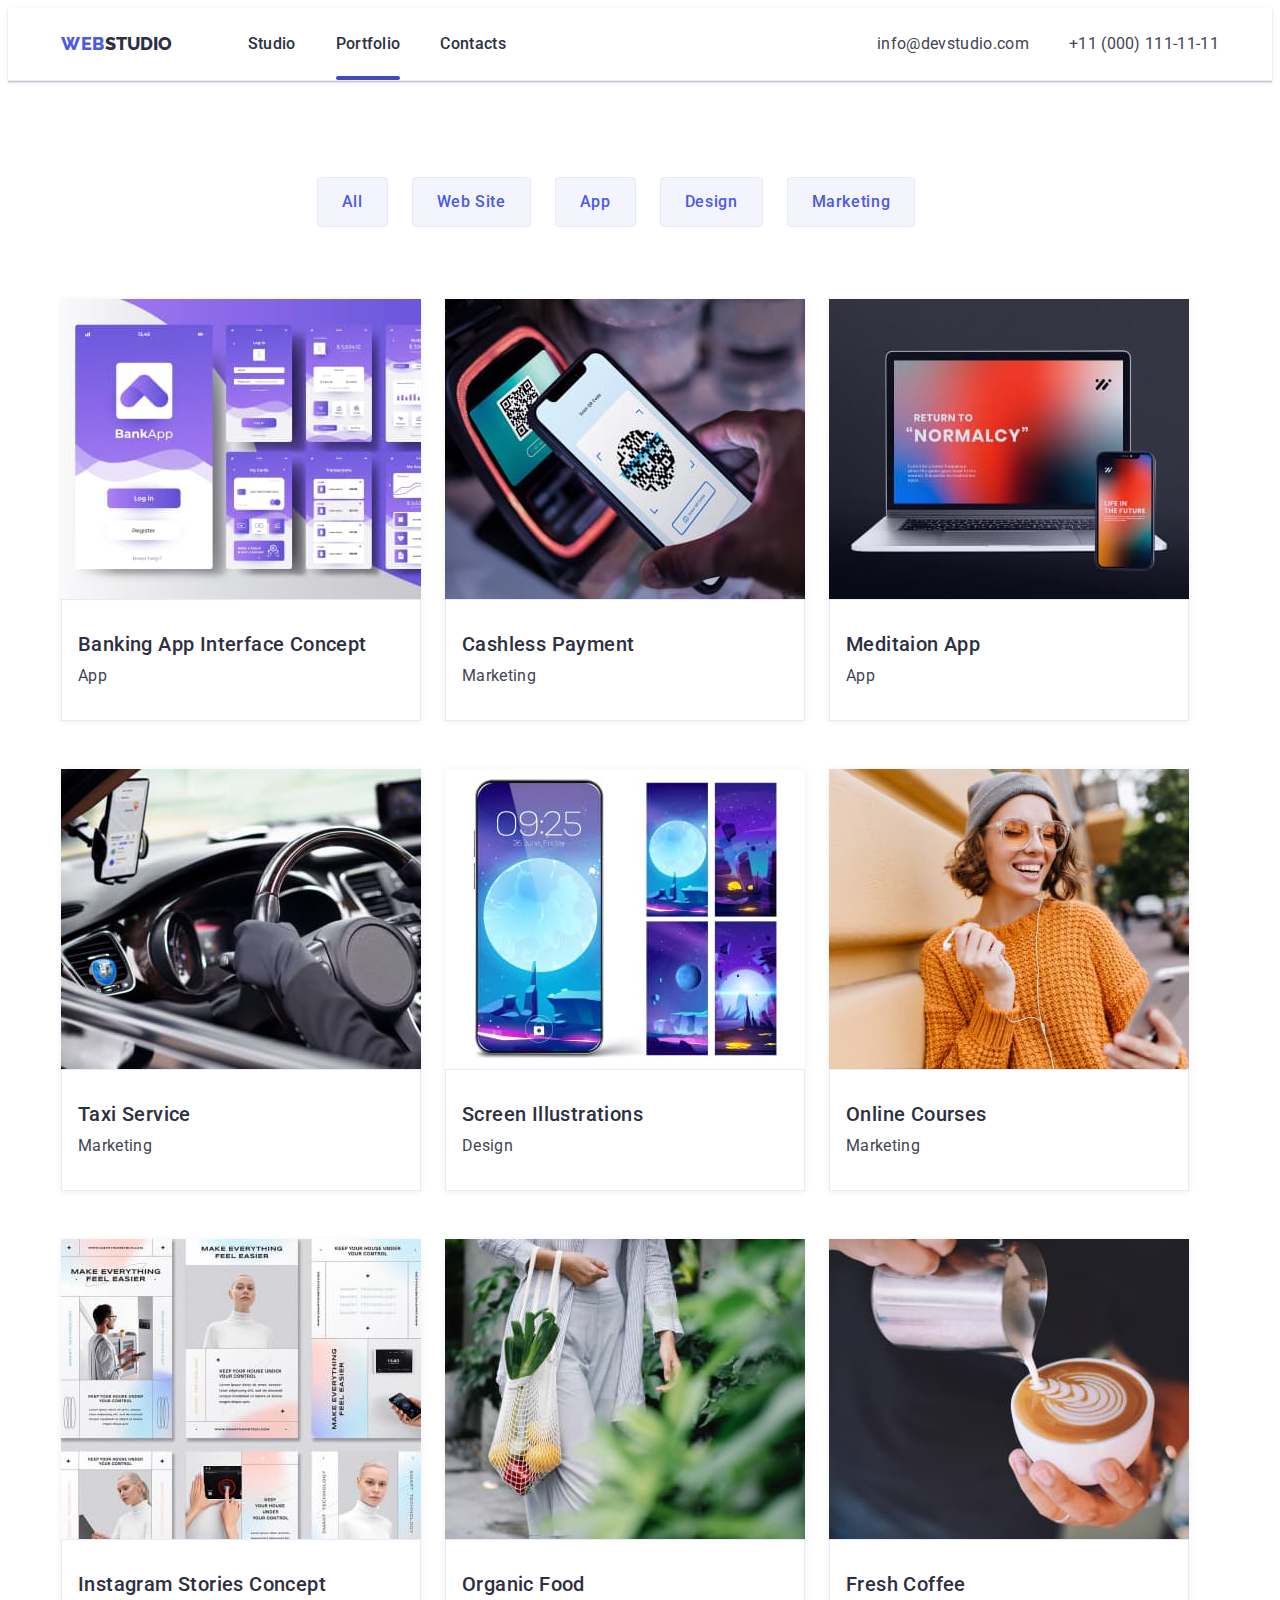
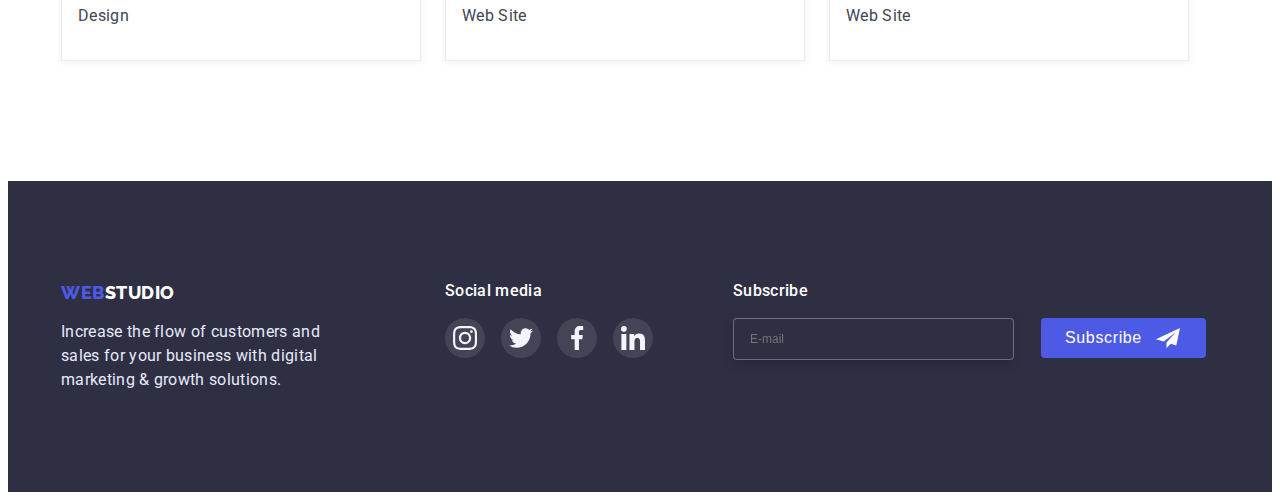
<file: portfolio.html>
<!DOCTYPE html>

<html lang="en">
<head>
    <meta charset="UTF-8">
    <meta http-equiv="X-UA-Compatible" content="IE=edge">
    <meta name="viewport" content="width=device-width, initial-scale=1.0">
    <title>WebStudio</title>
    <link rel="preconnect" href="https://fonts.googleapis.com">
    <link rel="preconnect" href="https://fonts.gstatic.com" crossorigin>
    <link href="https://fonts.googleapis.com/css2?family=Raleway:wght@800&family=Roboto:wght@400;500;700;900&display=swap" rel="stylesheet">
    <link rel="stylesheet" href="https://cdnjs.cloudflare.com/ajax/libs/modern-normalize/1.1.0/modern-normalize.min.css" 
    integrity="sha512-wpPYUAdjBVSE4KJnH1VR1HeZfpl1ub8YT/NKx4PuQ5NmX2tKuGu6U/JRp5y+Y8XG2tV+wKQpNHVUX03MfMFn9Q==" crossorigin="anonymous" referrerpolicy="no-referrer" />
    <link rel="stylesheet" href="./css/styles.css">
</head>

<body>
    <header class="page-header header-border"> 
        <nav class="container">
        <div class="main-nav">
            <a class="logo" href="./index.html"> <span class="logo-style">Web</span>Studio</a> 
            <ul class="site-nav list">
                <li class="item item-nav">
                    <a class="link item-elements" href="./index.html">Studio</a>
                </li>
                <li class="item item-nav">
                    <a class="link item-elements site-nav_link_current" href="./portfolio.html">Portfolio</a>
                </li>
                <li class="item item-nav">
                    <a class="link item-elements" href="">Contacts</a>
                </li>
            </ul>
            <address class="nav"> 
                <ul class="contacts-nav nav">
                    <li class="item">
                        <a class="link" href="mailto:info@devstudio.com">info@devstudio.com</a>
                    </li>
                    <li class="item">
                        <a class="link" href="tel:+110001111111">+11 (000) 111-11-11</a>
                    </li>
                </ul>
            </address>
        </div>  
        </nav>
    </header>

    <main>
        <h1 class="hidden">Portfolio</h1>
        <section class="portfolio-section">
            <div class="container">
            <div class="filter-container">
            <ul class="btn list">
                <li class="btn-elements">
                    <button class="button">All</button>
                </li>  
                <li class="btn-elements">
                    <button class="button">Web Site</button>
                </li> 
                <li class="btn-elements">
                    <button class="button">App</button>
                </li> 
                <li class="btn-elements">
                    <button class="button">Design</button>
                </li>
                <li class="btn-elements">
                    <button class="button">Marketing</button>
                </li>
            </ul>
            </div>
            
        <ul class="flex-elements list">
            <li class="list-elements">
                <a class="link team-list-link-wrapper" href="">
                    <div class="team-list-img-wrapper">
                        <img src="./images/bancapp.jpg" alt="Banking App" width="360" class="product-img">
                        <p class="product-actions">14 Stylish and User-Friendly App Design Concepts · 
                           Task Manager App · Calorie Tracker App · 
                           Exotic Fruit Ecommerce App · Cloud Storage App</p>
                        </div>
                    <div class="product-content">
                        <h2 class="section-title">Banking App Interface Concept</h2>
                        <p class="text">App</p>
                    </div>
                </a>
            </li>

            <li class="list-elements">
                <a class="link team-list-link-wrapper" href="">
                    <div class="team-list-img-wrapper">
                    <img src="./images/cashless.jpg" alt="Cashless Payment" width="360" class="product-img">
                    <p class="product-actions">14 Stylish and User-Friendly App Design Concepts · 
                        Task Manager App · Calorie Tracker App · 
                        Exotic Fruit Ecommerce App · Cloud Storage App</p>
                    </div>
                    <div class="product-content">
                        <h2 class="section-title">Cashless Payment</h2>
                        <p class="text">Marketing</p>
                    </div>
                </a>
            </li>

            <li class="list-elements">
                <a class="link team-list-link-wrapper" href="">
                    <div class="team-list-img-wrapper">
                    <img src="./images/pc_phone.jpg" alt="Meditaion App" width="360" class="product-img">
                    <p class="product-actions">14 Stylish and User-Friendly App Design Concepts · 
                        Task Manager App · Calorie Tracker App · 
                        Exotic Fruit Ecommerce App · Cloud Storage App</p>
                    </div> 
                    <div class="product-content">
                        <h2 class="section-title">Meditaion App</h2>
                        <p class="text">App</p>
                    </div>
                </a>
            </li>

            <li class="list-elements">
                <a class="link team-list-link-wrapper" href="">
                    <div class="team-list-img-wrapper">
                    <img src="./images/taxi.jpg" alt="Taxi Service" width="360" class="product-img">
                    <p class="product-actions">14 Stylish and User-Friendly App Design Concepts · 
                        Task Manager App · Calorie Tracker App · 
                        Exotic Fruit Ecommerce App · Cloud Storage App</p>
                    </div>
                    <div class="product-content">
                        <h2 class="section-title">Taxi Service</h2>
                        <p class="text">Marketing</p>
                    </div>
                </a>
            </li>

            <li class="list-elements">
                <a class="link team-list-link-wrapper" href="">
                    <div class="team-list-img-wrapper">
                    <img src="./images/screen.jpg" alt="Screen Illustrations" width="360" class="product-img">
                    <p class="product-actions">14 Stylish and User-Friendly App Design Concepts · 
                        Task Manager App · Calorie Tracker App · 
                        Exotic Fruit Ecommerce App · Cloud Storage App</p>
                    </div>
                    <div class="product-content">
                        <h2 class="section-title">Screen Illustrations</h2>
                        <p class="text">Design</p>
                    </div>
                </a>
            </li>

            <li class="list-elements">
                <a class="link team-list-link-wrapper" href="">
                    <div class="team-list-img-wrapper">
                    <img src="./images/ms.jpg" alt="Online Courses" width="360" class="product-img">
                    <p class="product-actions">14 Stylish and User-Friendly App Design Concepts · 
                        Task Manager App · Calorie Tracker App · 
                        Exotic Fruit Ecommerce App · Cloud Storage App</p>
                    </div>
                    <div class="product-content">
                        <h2 class="section-title">Online Courses</h2>
                        <p class="text">Marketing</p>
                    </div>
                </a>
            </li>

            <li class="list-elements">
                <a class="link team-list-link-wrapper" href="">
                    <div class="team-list-img-wrapper">
                    <img src="./images/istagram.jpg" alt="Instagram Stories Concept" width="360" class="product-img">
                    <p class="product-actions">14 Stylish and User-Friendly App Design Concepts · 
                        Task Manager App · Calorie Tracker App · 
                        Exotic Fruit Ecommerce App · Cloud Storage App</p>
                    </div>
                    <div class="product-content">
                        <h2 class="section-title">Instagram Stories Concept</h2>
                        <p class="text">Design</p>
                    </div>
                </a>
            </li>

            <li class="list-elements">
                <a class="link team-list-link-wrapper" href="">
                    <div class="team-list-img-wrapper">
                    <img src="./images/food.jpg" alt="Organic Food" width="360" class="product-img">
                    <p class="product-actions">14 Stylish and User-Friendly App Design Concepts · 
                        Task Manager App · Calorie Tracker App · 
                        Exotic Fruit Ecommerce App · Cloud Storage App</p>
                    </div>
                    <div class="product-content">
                        <h2 class="section-title">Organic Food</h2>
                        <p class="text">Web Site</p>
                    </div>
                </a>
            </li>

            <li class="list-elements">
                <a class="link team-list-link-wrapper" href="">
                    <div class="team-list-img-wrapper">
                    <img src="./images/coffee.jpg" alt="Fresh Coffee" width="360" class="product-img">
                    <p class="product-actions">14 Stylish and User-Friendly App Design Concepts · 
                        Task Manager App · Calorie Tracker App · 
                        Exotic Fruit Ecommerce App · Cloud Storage App</p>
                    </div>
                    <div class="product-content">
                    <h2 class="section-title">Fresh Coffee</h2>
                    <p class="text">Web Site</p>
                </div>
                </a>
            </li>
        </ul>
        </div>
    </section>
</main>


<footer class="footer-bg">
    <div class="container footer-content">
        <div>
        <a class="logo-footer" href="./index.html"><span class="logo-style">Web</span>Studio</a>
        <p class="text-footer">Increase the flow of customers and sales for your business with digital marketing & growth solutions.</p>
        </div>
        <div class="gaps-colum">
            <h2 class="uptitle-ftr">Social media</h2>
            <ul class="social-list-ftr list">
                <li class="socials-list-item">
                
                    <a href="" target="_blank" aria-label="Instagram" title="Instagram" class="socials-list-link-ftr">
                        <svg class="social-list-icon" width="24" height="24">
                            <use href="./images/symbol-defs.svg#icon-instagram"></use>
                        </svg>
                    </a>
                </li>
    
                <li class="socials-list-item">
                    <a href="" target="_blank" aria-label="Twitter" title="Twitter" class="socials-list-link-ftr">
                        <svg class="social-list-icon" width="24" height="24">
                            <use href="./images/symbol-defs.svg#icon-twitter"></use>
                        </svg>
                    </a>
                </li>
    
                <li class="socials-list-item">
                    <a href="" target="_blank" aria-label="Facebook" title="Facebook" class="socials-list-link-ftr">
                        <svg class="social-list-icon" width="24" height="24">
                            <use href="./images/symbol-defs.svg#icon-facebook"></use>
                        </svg>
                    </a>
                </li>
    
                <li class="socials-list-item">
                    <a href="" target="_blank" aria-label="linkedin" title="linkedin" class="socials-list-link-ftr">
                        <svg class="social-list-icon" width="24" height="24">
                            <use href="./images/symbol-defs.svg#icon-linkedin"></use>
                        </svg>
                    </a>
                </li> 
            </ul>
        </div>
    
        <div class="form-input-box">
            <p class="uptitle-ftr">Subscribe</p>
                <label>
                        <input  
                        class="form-input" 
                        type="email" 
                        name="email" 
                        placeholder="E-mail"></label>
                        <button class="button-primary">Subscribe
                            <svg class="svg-ftr" width="24" height="24">
                                <use href="./images/symbol-defs.svg#icon-Frame"></use>
                            </svg>
                        </button>
                    </div>
                </div>   
    </footer>
</body>
</html>
</file>
<file: css/styles.css>
:root {
  --primary-text-color: #434455;
  --secondary-text-color: #2e2f42;
  --accent-color: #4d5ae5;
  --secondary-accent-color: #404bbf;
  --primary-white-color: #ffffff;

  /* ANIMATIONS */
  --function-duration: 250ms;
  --function-timing: cubic-bezier(0.4, 0, 0.2, 1);
}

h1,
h2,
h3,
h4,
h5,
h6,
p {
  margin: 0;
}

html {
  box-sizing: border-box;
}

.list {
  padding: 0;
  margin: 0;
  list-style: none;
}

.link {
  text-decoration: none;
}

/*------------------------Header------------------------*/
body {
  font-family: "Roboto", sans-serif;
  
  background-color: var(--primary-white-color);
  color: var(--primary-text-color);
}

.hidden {
  position: absolute;
  width: 1px;
  height: 1px;
  margin: -1px;
  border: 0;
  padding: 0;

  white-space: nowrap;
  clip-path: inset(100%);
  clip: rect(0 0 0 0);
  overflow: hidden;
}

.logo {
  text-decoration: none;
  font-family: "Raleway", sans-serif;
  font-weight: 800;
  font-size: 18px;
  line-height: 1.3;
  text-transform: uppercase;

  color: var(--secondary-text-color);
}

.logo-style {
  text-decoration: none;
  font-family: "Raleway", sans-serif;
  font-weight: 800;
  font-size: 18px;
  line-height: 1.3;
  letter-spacing: 0.03em;
  text-transform: uppercase;

  color: var(--accent-color);
}

.page-header {
  list-style: none;

  background:var(--primary-white-color);
}

.header-border {
  border-bottom: 1px solid #E7E9FC;
  box-shadow: 0px 2px 1px rgba(46, 47, 66, 0.08), 0px 1px 1px 
  rgba(46, 47, 66, 0.16), 0px 1px 6px rgba(46, 47, 66, 0.08);
}

.main-nav {
  display: flex;
  align-items: center;
}

.container {
  margin-right: auto;
  margin-left: auto;
  width: 1158px;
  padding-right: 15px;
  padding-left: 15px;
}

/*------------------------Navigation------------------------*/
.site-nav .link:hover,
.site-nav .link:focus {
  color: var(--secondary-accent-color);
}

.item-elements:hover::after,
.item-elements:focus::after{
  position: absolute;
  content: "";
  display: block;
  width: 100%;
  height: 4px;
  top: 68px;
  background: var(--secondary-accent-color);
  border-radius: 2px;
}

.item-nav{
  transition: var(--function-timing), var(--function-duration);
  position: relative;
}

.site-nav {
  display: flex;
  margin-left: 76px;
}

.site-nav .item:not(:last-child){
  margin-right: 40px;
}

.site-nav .link {
  text-decoration: none;
  display: block;
  padding-top: 24px;
  padding-bottom: 24px;
  font-weight: 500;
  font-size: 16px;
  line-height: 1.5;
  letter-spacing: 0.02em;
  transition: var(--function-timing), var(--function-duration);

  color: var(--secondary-text-color);
}

.site-nav_link_current {
  position: relative;
  color: var(--secondary-accent-color);
  }
  
  .site-nav_link_current::after {
  content: '';
  position: absolute;
  display: block;
  
  width: 100%;
  height: 4px;
  
  left: 0;
  bottom: 0;
  
  border-radius: 2px;
  background-color: var(--secondary-accent-color);
  }

/*------------------------Phone number at Email------------------------*/
.nav {
  list-style: none;
  font-style: inherit;
  margin-left: auto;
}

.nav .link:hover,
.nav .link:focus {
  color: var(--secondary-accent-color);
}

.contacts-nav {
  display: flex;
}

.contacts-nav .item:not(:last-child) {
  margin-right: 40px;
}

.contacts-nav .link {
  list-style: none;
  font-style: inherit;
  font-size: 16px;
  line-height: 1.5;
  letter-spacing: 0.02em;
  text-decoration: none;
  transition: var(--function-timing), var(--function-duration);

  color: var(--primary-text-color);
}

/*------------------------Hero------------------------*/
.hero-container {
  text-align: center;
}

.hero-title {
  margin: 0 auto;
  margin-bottom: 48px;
  font-size: 56px;
  line-height: 1.07;
  letter-spacing: 0.02em;
  max-width: 496px;
  text-align: center;

  color: var(--primary-white-color);
}

.flex-container {
  width: calc((100% - 72px) / 4);
  margin-right: 24px;
}

.flex-container:nth-child(4) {
  margin-right: 0;
}

.features-container{
  padding-top: 120px;
  padding-bottom: 120px;
}

.feature-list {
  display: flex;
  margin-top: 0;
}

.icon-feature{
  width: 264px;
height: 112px;
background: #F4F4FD;
border-radius: 4px;
margin-bottom: 8px;
align-items: center;
justify-content: center;
display: flex;
}

.icon-items {
  display: flex;
}

.uptitle {
  padding-bottom: 8px;
}

.hero {
  padding-top: 188px;
  padding-bottom: 188px;
  background: var(--secondary-text-color);
}

.overlay{
  max-width: 1440px;
  min-height: 600px;
  margin-left: auto;
  margin-right: auto;
  background-image: linear-gradient(
    rgba(46, 47, 66, 0.7),
    rgba(46, 47, 66, 0.7)), 
    url("../images/people-office.jpg");
  background-repeat: no-repeat;
  background-position: center;
}

/*------------------------Main button------------------------*/
.button-submit {
  cursor: pointer;
  font-family: "Roboto", sans-serif;
  font-weight: 500;
  font-size: 16px;
  line-height: 1.5;
  letter-spacing: 0.04em;
  box-shadow: 0px 4px 4px rgba(0, 0, 0, 0.15);
  border-radius: 4px;
  padding: 16px 32px;
  border: 0;
  margin: inherit;
  transition: var(--function-timing), var(--function-duration);

  color: var(--primary-white-color);
  background: var(--accent-color);
}

.button-submit:hover,
.button-submit:focus {
  color: var(--primary-white-color);
  background-color: var(--secondary-accent-color);
}

/*------------------------Portfolio Nav------------------------*/
.button {
  cursor: pointer;
  font-family: "Roboto", sans-serif;
  font-weight: 500;
  font-size: 16px;
  line-height: 1.5;
  letter-spacing: 0.04em;
  padding: 12px 24px;
  border-radius: 4px;
  transition: var(--function-timing), var(--function-duration);

  border: 1px solid #E7E9FC;
  color: var(--accent-color);
  background-color: #f4f4fd;
  border: 1px solid #e7e9fc;
}

.button:hover,
.button:focus {
  color: var(--primary-white-color);
  background-color: var(--secondary-accent-color);
  box-shadow: 0px 3px 1px rgba(0, 0, 0, 0.1), 0px 2px 1px rgba(0, 0, 0, 0.08), 0px 2px 2px rgba(0, 0, 0, 0.12);
  border-color: var(--secondary-accent-color);
}

.btn {
  display: flex;
  justify-content: center;
  margin-right: 24px;
}

.btn-elements {
  margin-right: 24px;
}

.portfolio-section {
  padding-top: 96px;
  padding-bottom: 120px;
}

.filter-container{
  margin-bottom: 72px;
}

/*------------------------Features------------------------*/
.features-title {
  font-weight: 500;
  font-size: 20px;
  line-height: 1.2;
  letter-spacing: 0.02em;

  color: var(--secondary-text-color);
}

.section-title {
  font-weight: 500;
  font-size: 20px;
  line-height: 1.2;
  letter-spacing: 0.02em;
  margin-bottom: 8px;

  color: var(--secondary-text-color);
}

.subject-container {
  padding-bottom: 120px;
}

.section-subject {
  font-size: 36px;
  line-height: 1.1;
  letter-spacing: 0.02em;
  text-align: center;
  margin-bottom: 72px;

  color:var(--secondary-text-color);
}

.list-subject {
  display: flex;
  justify-content: space-between;
}

.flex-subject {
  background: linear-gradient(0deg, rgba(77, 90, 229, 0.1), rgba(77, 90, 229, 0.1)), url(2368.jpg);
}

.img-subject{
  display: block;
}

.features-text {
  font-size: 16px;
  line-height: 1.5;
  letter-spacing: 0.02em;

  color: var(--primary-text-color);
}

.team-bg {
  padding-top: 120px;
  padding-bottom: 110px;

  background: #F4F4FD;
}

.section-team {
  font-size: 36px;
  line-height: 1.1;
  letter-spacing: 0.02em;
  text-align: center;
  margin-bottom: 72px;

  color:var(--secondary-text-color);
}

.team-members{
  display: flex;
  column-gap: 24px;
  text-align: center;
}
    
.team-members:nth-child(3n+1) {
  margin-right: 0;
}
  
.team-members-nam {
  font-weight: 500;
  font-size: 20px;
  line-height: 1.2;
  letter-spacing: 0.02em;
  margin-bottom: 8px;

  color: var(--secondary-text-color); 
}

.team-members-items{
  box-shadow: 0px 1px 6px rgba(46, 47, 66, 0.08), 0px 1px 1px rgba(46, 47, 66, 0.16), 0px 2px 1px rgba(46, 47, 66, 0.08);
  border-radius: 0px 0px 4px 4px;
  
  background: var(--primary-white-color);
}

.team-members-pos {
  font-size: 16px;
  line-height: 1.5;
  letter-spacing: 0.02em;
  margin-bottom: 8px;
text-align: center;
  color: var(--primary-text-color);
}

.team-container {
  padding-top: 32px;
  padding-bottom: 32px;
}

.text {
  font-size: 16px;
  line-height: 1.5;
  letter-spacing: 0.02em;

  color: var(--primary-text-color);
}

.social-list {
  display: flex;
  justify-content: center;
  gap: 24px ;
}

.socials-list-link {
  display: flex;
  justify-content: center;
  align-items: center;
  width: 40px;
  height: 40px;
  border-radius: 50%;
  background-color: #4D5AE5;
  transition: var(--function-timing), var(--function-duration);
}

.socials-list-link:hover,
.socials-list-link:focus {
  background-color:#404BBF;
}

.team-list-link-wrapper {
  display: block;
}

.team-list-img-wrapper {
  position: relative;
  overflow: hidden;
}

.product-actions {
  position: absolute;
  overflow: auto;
  transform: translate(0,100%);
  transition: transform var(--function-timing), var(--function-duration);
  width: 100%;
  height: 100%;
  top: 0;
  left: 0;
  background-color: var(--accent-color);
  font-style: normal;
  font-size: 16px;
  line-height: 1.5;
  color: #F4F4FD;
  padding: 40px;
  padding-right: 32px;
  padding-bottom: 164px;
  padding-left: 32px;
}

.team-list-link-wrapper:hover .product-actions,
.team-list-link-wrapper:focus .product-actions {
  transform: translate(0,0);
}


.flex-elements{
  display: flex;
  flex-wrap: wrap;
  column-gap: 24px;
  row-gap: 48px;
}

.flex-elements:nth-child(2n+1) {
  margin-right: 0;
}

.list-elements {
  box-shadow: 0px 1px 6px rgba(46, 47, 66, 0.08);
  transition: var(--function-timing), var(--function-duration);
}

.list-elements:hover,
.list-elements:focus {
  box-shadow: 0px 1px 6px rgba(46, 47, 66, 0.08), 
  0px 1px 1px rgba(46, 47, 66, 0.16), 
  0px 2px 1px rgba(46, 47, 66, 0.08);
}

.list-elements:nth-child(n + 6) {
  margin-bottom: 0;
}

.product-content {
  border: 1px solid #E7E9FC;
  padding: 32px 16px 32px 16px;
}

.product-img {
  display: block;
}

.clients-section{
  padding-top: 130px;
  padding-bottom: 120px;
}

.section-clients {
  font-size: 36px;
  line-height: 1.1;
  letter-spacing: 0.02em;
  text-align: center;
  margin-bottom: 72px;
  color: var(--secondary-text-color);
}

.clients{
  display: flex;
  justify-content: center;
  gap: 24px;
  margin: 0;
  padding: 0;
}

.clients-rectangle {
  width: 168px;
  height: 88px;
  border-radius: 4px;
  align-items: center;
  justify-content: center;
  display: flex;
  transition: fill var(--function-timing), var(--function-duration), 
  border var(--function-timing), var(--function-duration);

  border: 1px solid #8E8F99;
  fill: #8E8F99;
}

.clients-rectangle:hover,
.clients-rectangle:focus {
  border: 1px solid var(--secondary-accent-color);
  fill:var(--secondary-accent-color);
}

/*------------------------Footer------------------------*/
.logo-footer {
  text-decoration: none;
  font-family: "Raleway", sans-serif;
  font-weight: 800;
  font-size: 18px;
  line-height: 1.2;
  letter-spacing: 0.03em;
  text-transform: uppercase;

  color: var(--primary-white-color);
}

.text-footer {
  font-size: 16px;
  line-height: 1.5;
  letter-spacing: 0.02em;
  width: 264px;
  margin-top: 16px;

  color: #e7e9fc;
}

.footer-bg {
padding-top: 100px;
padding-bottom: 100px;

background: var(--secondary-text-color);
}

.footer-content{
  display: flex;
}

.gaps-colum {
  margin-left: 120px;
  margin-right: 80px;
}

.uptitle-ftr {
  margin-bottom: 16px;
  font-style: normal;
  font-weight: 500;
  font-size: 16px;
  line-height: 1.3;
  letter-spacing: 0.02em;

  color: var(--primary-white-color);
}

.social-list-ftr {
  display: flex;
  gap: 16px;
}

.socials-list-link-ftr {
  display: flex;
  justify-content: center;
  align-items: center;
  width: 40px;
  height: 40px;
  border-radius: 50%;
  background-color: rgba(255, 255, 255, 0.1);
  transition: background-color 250ms cubic-bezier(0.4, 0, 0.2, 1) ;
}

.socials-list-link-ftr:hover,
.socials-list-link-ftr:focus {
  background-color: #31D0AA;
}

/*------------------SUBSCRIBE FORMS----------------*/

.form-input-box{
  display: block;
}

.form-input{
  border: 1px solid rgba(255, 255, 255, 0.3);
  filter: drop-shadow(0px 4px 4px rgba(0, 0, 0, 0.15));
  border-radius: 4px;
  padding: 8px 108px 8px 16px;
  background-color: #2e2f42;
  font-size: 12px;
  line-height: 2;
  color: rgba(255, 255, 255, 0.6);
  margin-right: 23px;
}

.button-primary {
  cursor: pointer;
  position: relative;
  padding: 8px 64px 8px 24px;
  background: var(--accent-color);
  border-radius: 4px;
  border: 0;
  color: var(--primary-white-color);
  font-size: 16px;
  line-height: 1.5;
  letter-spacing: 0.04em;
  transition: background-color var(--function-timing), var(--function-duration);
}

.button-primary:hover,
.button-primary:focus {
  background-color: var(--secondary-accent-color);
}

.svg-ftr {
  position: absolute;
  top: 50%;
  left: 70%;
  transform: translate(0,-50%);
}

/*----------MODAL---------*/

.backdrop {
  position: fixed;
  top: 0;
  left: 0;
  width: 100%;
  height: 100%;
  background: rgba(46, 47, 66, 0.4);
  z-index: 100;
  transition: opacity var(--function-timing), var(--function-duration), 
  visibility var(--function-timing), var(--function-duration);
}

.backdrop.is-hidden {
  opacity: 0;
  visibility: hidden;
  pointer-events: none;
}

.modal {
  position: absolute;
  width: 408px;
  height: 584px;
  left: 50%;
  top: 50%;
  transform: translate(-50%,-50%);
  background: #FCFCFC;
  box-shadow: 0px 1px 1px rgba(0, 0, 0, 0.14), 0px 1px 3px rgba(0, 0, 0, 0.12), 0px 2px 1px rgba(0, 0, 0, 0.2);
  border-radius: 4px;
  padding: 72px 24px 24px 24px;
}

.modal-close-btn {
  position: absolute;
  cursor: pointer;
  display: flex;
  justify-content:center;
  align-items: center;
  background-color: transparent;
  background: #E7E9FC;
  border: 1px solid rgba(0, 0, 0, 0.1);
  border-radius: 50%;
  top: 24px;
  right: 24px;
  width: 24px;
  height: 24px;
  padding: 0;
  transition: background-color var(--function-timing), var(--function-duration), 
  border var(--function-timing), var(--function-duration);
}

.modal-close-btn-icon {
  transition: fill var(--function-timing), var(--function-duration);
}

.modal-close-btn:hover,
.modal-close-btn:focus {
  border-color:var(--secondary-accent-color);
  background-color: var(--secondary-accent-color);
  fill: var(--primary-white-color);
}

.color-privacy{
  color: var(--accent-color);
}

/*----------MODAL FORM---------*/

.modal-text-aler {
  font-weight: bold;
  font-size: 16px;
  line-height: 1.5;
  text-align: center;
  letter-spacing: 0.02em;
  color:var(--secondary-text-color);
  margin-bottom: 14px;
  }
  
.modal-form {
  display: flex;
  flex-direction: column;
}

.modal-form-input {
  font-size: 18px;
  width: 100%;
  height: 40px;
  border: 1px solid rgba(33, 33, 33, 0.2);
  border-radius: 4px;
  padding-left: 38px;
  transition: var(--function-timing), var(--function-duration);
}

.modal-form-input:focus {
  outline: none;
  border-color: var(--accent-color);
}

.modal-form-input:focus + .modal-form-input-icon {
  fill: var(--accent-color);
}

.modal-form-desc{
  display: block;
  font-style: normal;
  font-size: 12px;
  line-height: 1.33;
  letter-spacing: 0.04em;
  color: #8E8F99;
  margin-bottom: 4px;
}

.modal-form-input-wrapper {
  display: block;
  position: relative;
  margin-bottom: 7px;
}

.modal-form-input-icon {
  position: absolute;
  display: block;
  top: 50%;
  left: 16px;
  transform: translate(0,-50%);
  transition: fill var(--function-timing), var(--function-duration);
}

.modal-form-message {
  resize: none;
  width: 100%;
  height: 120px;
  padding: 8px 16px;
  font-size: 12px;
  border: 1px solid rgba(33, 33, 33, 0.2);
  border-radius: 4px;
  margin-bottom: 16px;
  transition: border-color var(--function-timing), var(--function-duration);
}

.modal-form-message:focus {
  outline: none;
  border-color: var(--accent-color);
}

.modal-form-check-desc {
  display: flex;
  align-items: center;
  font-size: 12px;
  line-height: 1.33;
  letter-spacing: 0.04em;
  text-align: center;
  color: #757575;
  margin-bottom: 20px;
}

.modal-form-check-desc::before {
  content:"";
  display: block;
  cursor: pointer;
  width: 16px;
  height: 16px;
  border: 1.25px solid var(--secondary-text-color);
  border-radius: 2px;
  margin-right: 4px;
  background-repeat: no-repeat;
  background-position: center;
  transform: var(--function-timing), var(--function-duration);
} 

.modal-form-check:focus + .modal-form-check-desc::before {
  border: 1.25px solid var(--secondary-accent-color);
  background-image: url(../images/vector-check.svg);
}

.visually-hidden {
  position: absolute;
  width: 1px;
  height: 1px;
  margin: -1px;
  padding: 0;
  overflow: hidden;
  border: 0;
  clip: rect(0 0 0 0);
}

.modal-form-submit {
  cursor: pointer;
  align-self: center;
  font-family: "Roboto", sans-serif;
  font-weight: 500;
  font-size: 16px;
  line-height: 1.5;
  letter-spacing: 0.04em;
  box-shadow: 0px 4px 4px rgba(0, 0, 0, 0.15);
  border-radius: 4px;
  padding: 16px 66px;
  border: 0;
  margin-bottom: 20px;
  transition: var(--function-timing), var(--function-duration);

  color: var(--primary-white-color);
  background: var(--accent-color);
}

.modal-form-submit:hover,
.modal-form-submit:focus {
  color: var(--primary-white-color);
  background-color: var(--secondary-accent-color);
}
</file>
